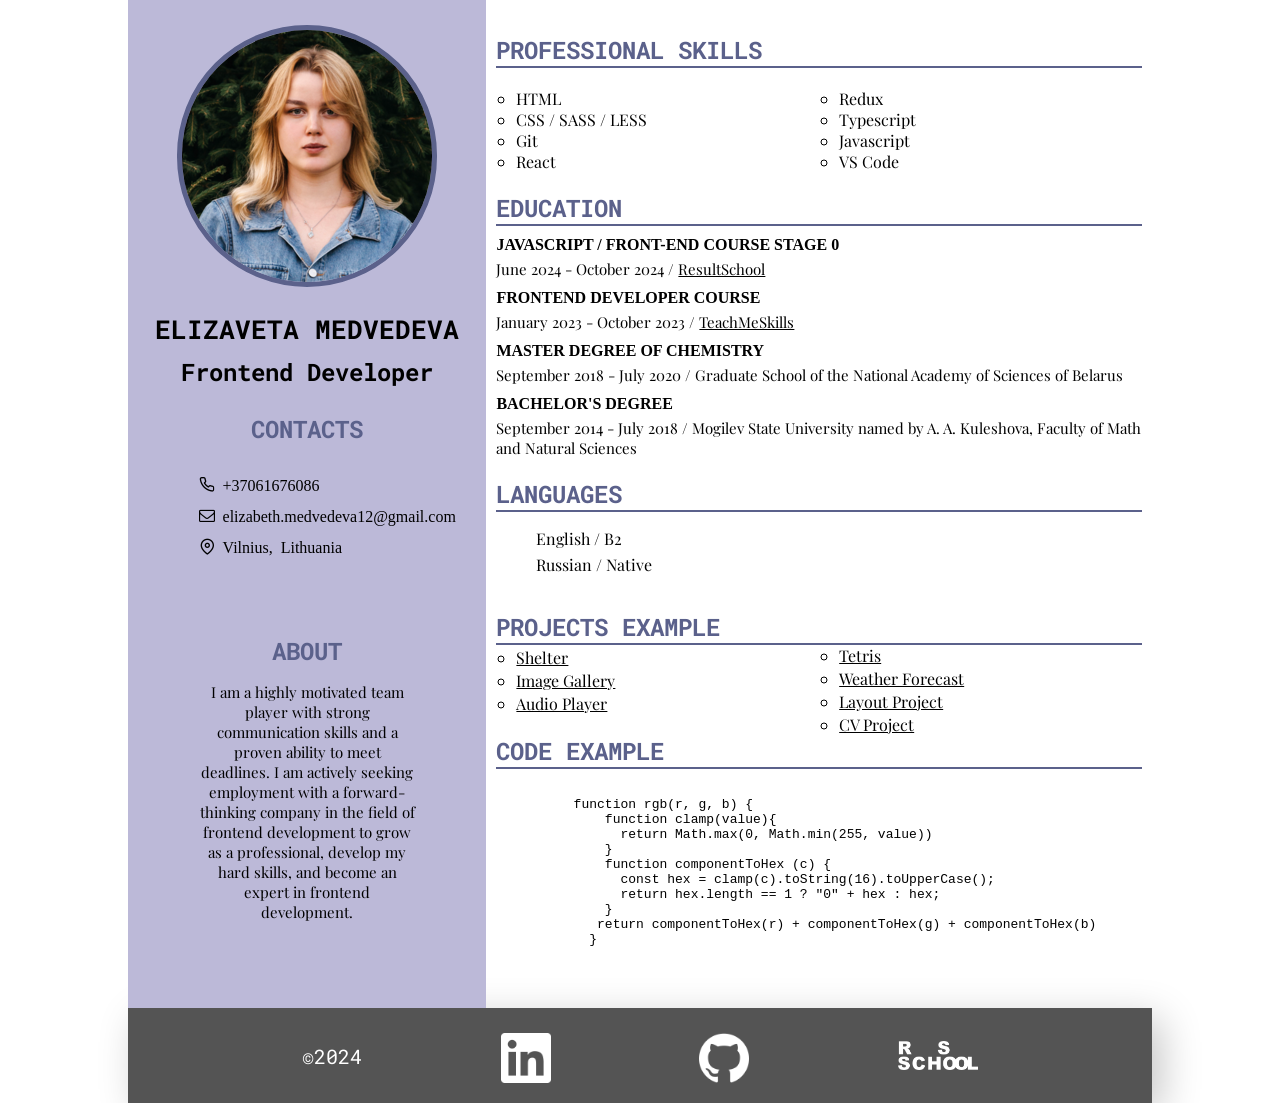
<file: index.html>
<!DOCTYPE html>
<html lang="en">

<head>
    <meta charset="UTF-8">
    <meta name="viewport" content="width=device-width, initial-scale=1.0">
    <title>Medvedeva Elizaveta CV</title>
    <link rel="stylesheet" href="./icons/style.css">
    <link rel="stylesheet" href="./reset.css">
    <link rel="stylesheet" href="./styles.css">
</head>

<body>
    <div class="mainContainer">
        <div class="infoContainer">
            <header class="header">
                <img class="avatarPhoto" src="./assets/Elizaveta_Medvedeva_Photo_cv.png" alt="cvPhoto">
                <h1>Elizaveta Medvedeva</h1>
                <h2>Frontend Developer</h2>
            </header>
            <main>
                <div class="contactsDiv">
                    <h2>contacts</h2>
                    <ul>
                        <li class="icon-phone">
                            +37061676086
                        </li>
                        <li class="icon-envelope-o">
                            elizabeth.medvedeva12@gmail.com
                        </li>
                        <li class="icon-map-pin">
                            Vilnius, Lithuania
                        </li>
                    </ul>
                </div>
                <div class="about">
                    <h2>about</h2>
                    <p>I am a highly motivated team player with strong communication skills and a proven ability to meet
                        deadlines. I am actively seeking employment with a forward-thinking company in the field of
                        frontend development to grow as a professional, develop my hard skills, and become an expert in
                        frontend development.</p>
                </div>
            </main>
        </div>
        <div class="detailsContainer">
            <div class="professionalSkillsDiv">
                <h2>PROFESSIONAL SKILLS</h2>
                <ul class="skills-ul">
                    <li>HTML</li>
                    <li>CSS / SASS / LESS</li>
                    <li>Git</li>
                    <li>React</li>
                    <li>Redux</li>
                    <li>Typescript</li>
                    <li>Javascript</li>
                    <li>VS Code</li>
                </ul>
            </div>
            <div class="educationDiv">
                <h2>EDUCATION</h2>
                <div class="education">
                    <h4>
                        JAVASCRIPT / FRONT-END COURSE STAGE 0
                    </h4>
                    <p>June 2024 - October 2024 / <a
                            href="https://drive.google.com/file/d/1dHXu-fUf4SfY-W4geaYtM2AQ-9IUyl5h/view?usp=sharing"
                            target="_blank">ResultSchool</a>
                    </p>
                </div>
                <div class="education">
                    <h4>
                        FRONTEND DEVELOPER COURSE
                    </h4>
                    <p>January 2023 - October 2023 / <a
                            href="https://drive.google.com/file/d/1_c3E5TK_Ytn4c72AAp9HbnR88l9CAwwP/view?usp=sharing"
                            target="_blank">TeachMeSkills</a>
                    </p>
                </div>
                <div class="education">
                    <h4>
                        MASTER DEGREE OF CHEMISTRY
                    </h4>
                    <p>September 2018 - July 2020 / Graduate School of the National Academy of Sciences of Belarus</p>
                </div>
                <div class="education">
                    <h4>
                        BACHELOR'S DEGREE
                    </h4>
                    <p>September 2014 - July 2018 /
                        Mogilev State University named by A. A. Kuleshova, Faculty of Math and Natural Sciences
                    </p>
                </div>
            </div>
            <div class="languages">
                <h2>LANGUAGES</h2>
                <ul>
                    <li>English / B2</li>
                    <li>Russian / Native</li>
                </ul>
            </div>
            <div class="finishedProjectDiv">
                <h2>projects example</h2>
                <ul class="projects-ul">
                    <li>
                        <a href="https://rolling-scopes-school.github.io/elizabethmedvedeva-JSFEPRESCHOOL2024Q2/shelter/"
                            target="_blank">Shelter</a>
                    </li>
                    <li>
                        <a href="https://rolling-scopes-school.github.io/elizabethmedvedeva-JSFEPRESCHOOL2024Q2/image-gallery/"
                            target="_blank"> Image Gallery
                        </a>
                    </li>
                    <li>
                        <a href="https://rolling-scopes-school.github.io/elizabethmedvedeva-JSFEPRESCHOOL2024Q2/audio-player/"
                            target="_blank"> Audio Player
                        </a>
                    </li>
                    <li>
                        <a href="https://rolling-scopes-school.github.io/elizabethmedvedeva-JSFEPRESCHOOL2024Q2/random-game/"
                            target="_blank"> Tetris</a>
                    </li>
                    <li>
                        <a href="https://elizabethmedvedeva.github.io/weather_forecast/" target="_blank">Weather
                            Forecast</a>
                    </li>
                    <li>
                        <a href="https://elizabethmedvedeva.github.io/mogo-project/dist/index.html"
                            target="_blank">Layout Project</a>
                    </li>
                    <li>
                        <a href="https://elizabethmedvedeva.github.io/cv_medvedeva/" target="_blank">CV Project</a>
                    </li>
                </ul>
            </div>
            <div class="codeExampleDiv">
                <h2>code example</h2>
                <pre>
                    <code>
                        function rgb(r, g, b) {
                            function clamp(value){
                              return Math.max(0, Math.min(255, value))
                            }
                            function componentToHex (c) {
                              const hex = clamp(c).toString(16).toUpperCase();
                              return hex.length == 1 ? "0" + hex : hex;
                            }
                           return componentToHex(r) + componentToHex(g) + componentToHex(b)
                          }</code>
                </pre>
            </div>
        </div>
    </div>
    <footer class="footerDiv">
        <div class="footerLinks">
            <p class="footerLinks">&copy;2024</p>
        </div>
        <div class="footerLinks">
            <a href="https://www.linkedin.com/in/elizabeth-medvedeva12/" target="_blank">
                <img src="assets/linkidin_logo.png" alt="linkidin_logo">
            </a>
        </div>
        <div class="footerLinks">
            <a href="https://github.com/ElizabethMedvedeva" target="_blank">
                <img src="assets/github_logo.png" alt="github_logo">
            </a>
        </div>
        <div class="rsschoolLogo">
            <a class="rsschoolLogo" href="https://rs.school/courses/javascript-ru" target="_blank">
                <img class="rsschoolLogo" src="assets/rsschool_logo.png" alt="rsLogo">
            </a>
        </div>
    </footer>
</body>

</html>
</file>
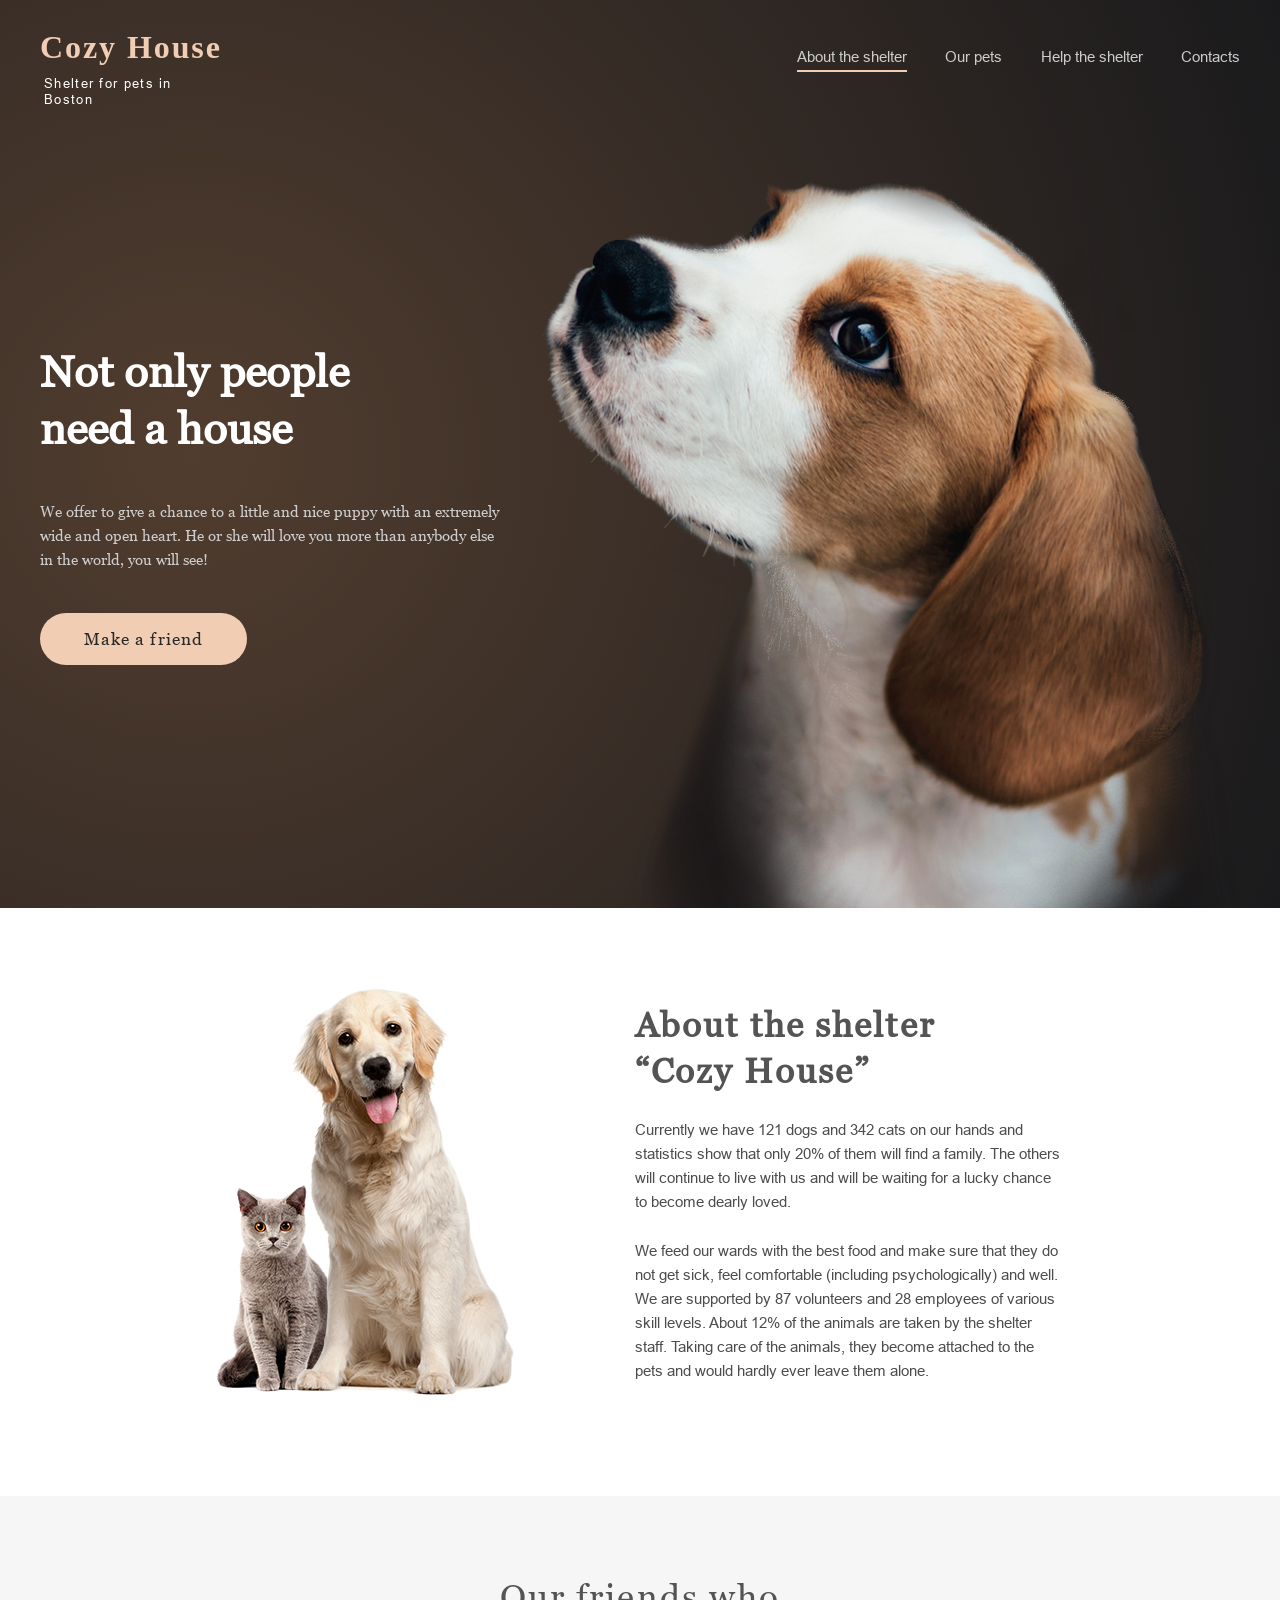
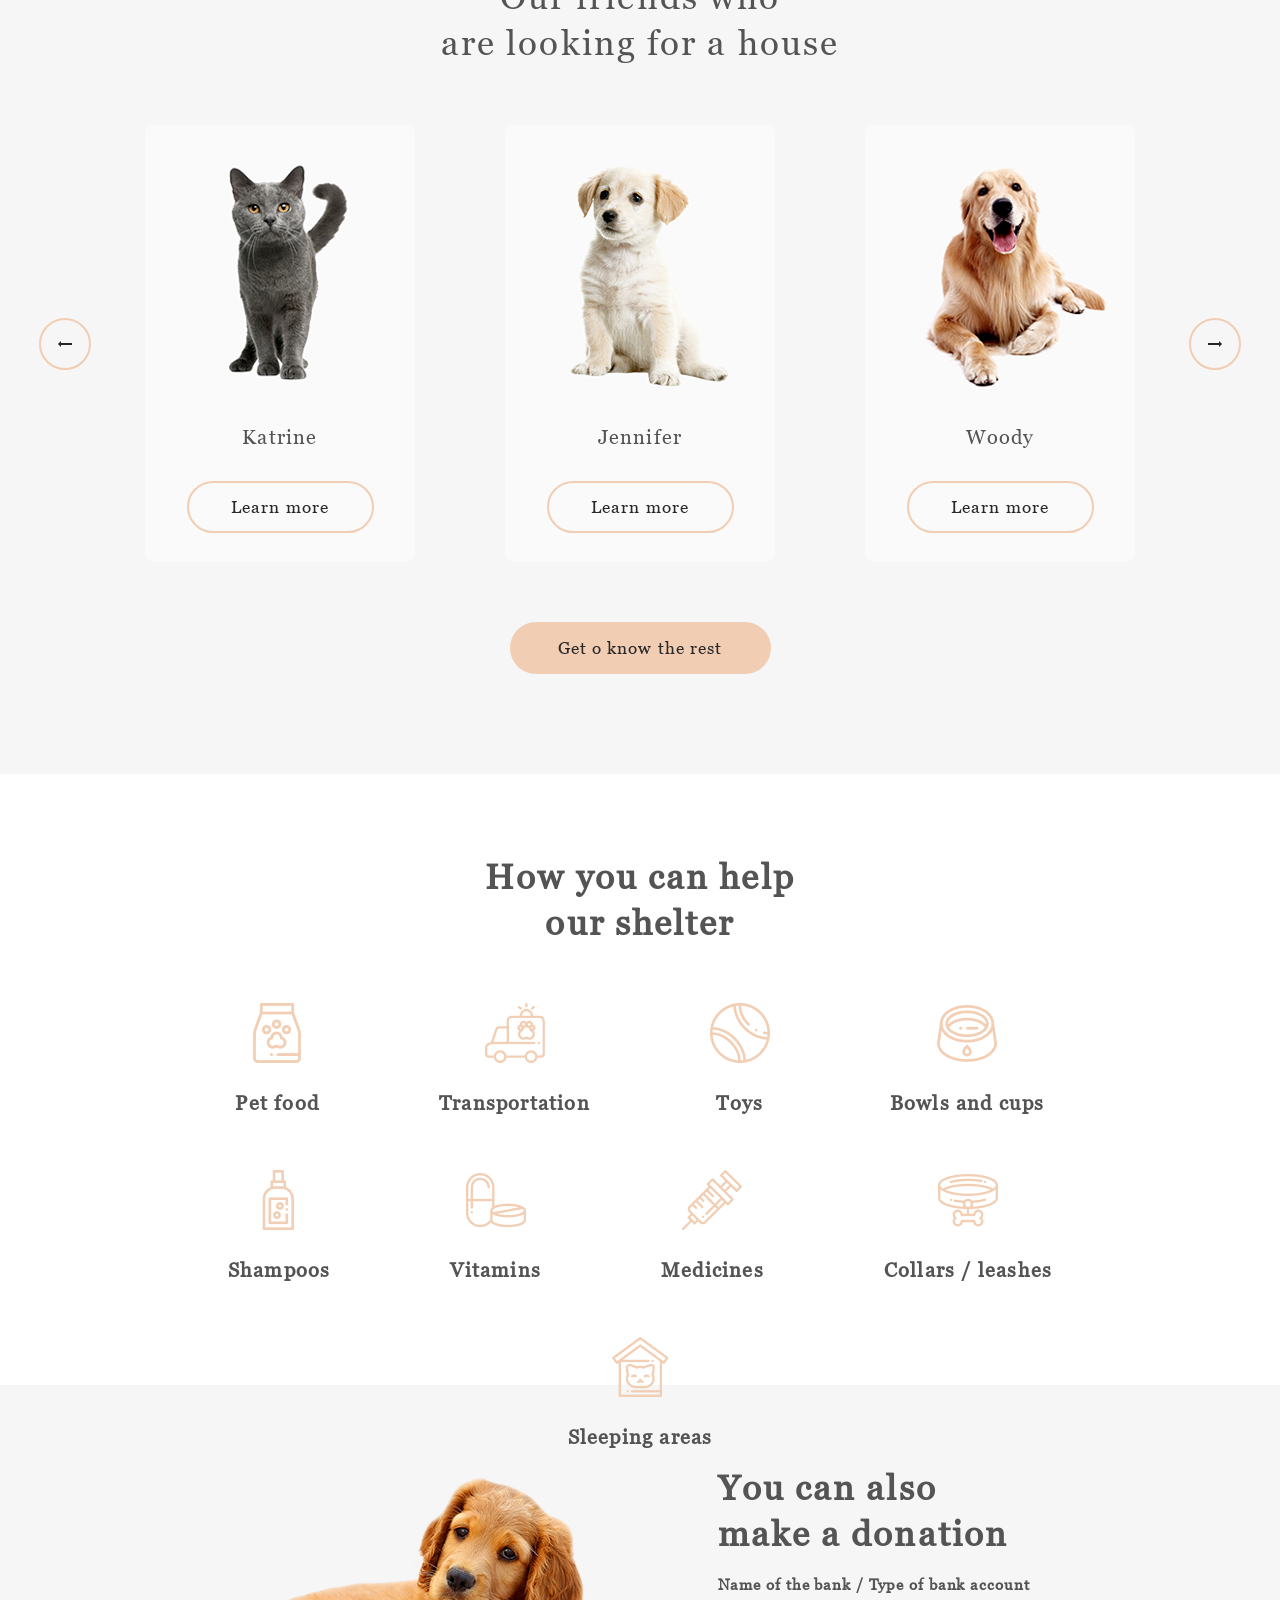
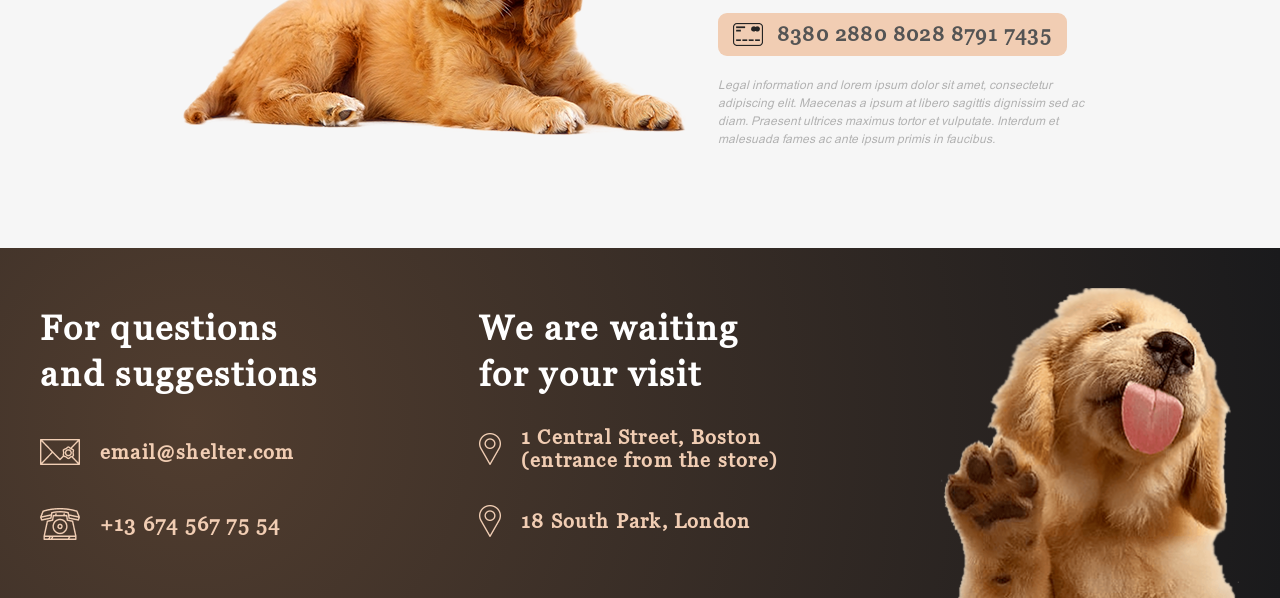
<file: shelter/index.html>
<!DOCTYPE html>
<html lang="en">

<head>
    <meta charset='utf-8'>
    <meta http-equiv='X-UA-Compatible' content='IE=edge'>
    <title>Shelter</title>
    <meta name='viewport' content='width=device-width, initial-scale=1'>
    <link rel='icon' type="image/png" href="./assets/sleeping_areas.png">
    <link rel="stylesheet" href="reset.css">
    <link rel='stylesheet' href="styles.css">
</head>

<body>
    <main class="main">
        <div class="gradient_container">
            <header>
                <div class="header_container">
                    <div class="header_logo">
                        <a href="">
                            <h1>Cozy House</h1>
                            <p>Shelter for pets in Boston</p>
                        </a>
                    </div>
                    <div class="header_navigation">
                        <nav class="header_nav">
                            <ul class="header_list">
                                <li><a class="active" href="#about">About the shelter</a></li>
                                <li><a href="pets.html#ourPets">Our pets</a></li>
                                <li><a href="#help">Help the shelter</a></li>
                                <li><a href="#contacts">Contacts</a></li>
                            </ul>
                        </nav>
                    </div>
                </div>
            </header>
            <section class="notOnly" id="about">
                <div class="notOnly_container">
                    <div class="notOnly_info">
                        <h2>Not only people need a house</h2>
                        <p>We offer to give a chance to a little and nice puppy with an extremely wide and open heart.
                            He or she will love you more than anybody else in the world, you will see!</p>
                        <a href="#ourPets" class="notOnly_btn">Make a friend</a>
                    </div>
                    <div class="notOnly_img">
                        <img src="assets/header_puppy.png" alt="header_puppy">
                    </div>
                </div>
            </section>
        </div>
        <section class="about">
            <div class="about_container">
                <div class="about_img">
                    <img src="assets/dog_cat.png" alt="dog_cat">
                </div>
                <div class="about_info">
                    <div class="about_header">
                        <h3>About the shelter “Cozy House”</h3>
                    </div>
                    <p>Currently we have 121 dogs and 342 cats on our hands and statistics show that only 20% of them
                        will find a family. The others will continue to live with us and will be waiting for a lucky
                        chance to become dearly loved.</p>
                    <p>We feed our wards with the best food and make sure that they do not get sick, feel comfortable
                        (including psychologically) and well. We are supported by 87 volunteers and 28 employees of
                        various skill levels. About 12% of the animals are taken by the shelter staff. Taking care of
                        the animals, they become attached to the pets and would hardly ever leave them alone.
                    </p>
                </div>
            </div>
        </section>
        <section class="ourFriends" id="ourPets">
            <div class="ourFriends_container">
                <div class="ourFriends_header">
                    <h3>Our friends who <br>are looking for a house</h3>
                </div>
                <div class="ourFriends_main">
                    <div>
                        <button class="ourFriends_arrow">
                            <img src="./assets/arrow.png" alt="arrow">
                        </button>
                    </div>
                    <div class="pet_cards">
                        <div class="pet_card main">
                            <div class="pet_card_photo">
                                <img src="assets/katrine_cat.png" alt="katrine_cat">
                            </div>
                            <div class="pet_card_name">
                                <p>Katrine</p>
                            </div>
                            <div class="pet_card_btn">
                                <button class="pet_btn">Learn more</button>
                            </div>
                        </div>
                        <div class="pet_card main">
                            <div class="pet_card_photo">
                                <img src="assets/jennifer_dog.png" alt="jennifer_dog">
                            </div>
                            <div class="pet_card_name">
                                <p>Jennifer</p>
                            </div>
                            <div class="pet_card_btn">
                                <button class="pet_btn">Learn more</button>
                            </div>
                        </div>
                        <div class="pet_card main">
                            <div class="pet_card_photo">
                                <img src="assets/woody_dog.png" alt="woody_dog">
                            </div>
                            <div class="pet_card_name">
                                <p>Woody</p>
                            </div>
                            <div class="pet_card_btn">
                                <button class="pet_btn">Learn more</button>
                            </div>
                        </div>
                    </div>
                    <div><button class="ourFriends_arrow rotate">
                            <img src="./assets/arrow.png" alt="arrow">
                        </button></div>
                </div>
                <div class="ourFriends_btn">
                    <a href="pets.html" class="getToKnow">Get o know the rest</a>
                </div>
            </div>
        </section>
        <section class="help" id="help">
            <div class="help_container">
                <div class="help_header">
                    <h3>How you can help our shelter</h3>
                </div>
                <div class="help_cards">
                    <div class="help_card a">
                        <img src="assets/pet_food.png" alt="food">
                        <h4>Pet food</h4>
                    </div>
                    <div class="help_card b">
                        <img src="assets/transport.png" alt="transportation">
                        <h4>Transportation</h4>
                    </div>
                    <div class="help_card c">
                        <img src="assets/toys.png" alt="toys">
                        <h4>Toys</h4>
                    </div>
                    <div class="help_card d">
                        <img src="assets/bowls.png" alt="bowls">
                        <h4>Bowls and cups</h4>
                    </div>
                    <div class="help_card e">
                        <img src="assets/shampoos.png" alt="shampoos">
                        <h4>Shampoos</h4>
                    </div>
                    <div class="help_card f">
                        <img src="assets/vitamins.png" alt="vitamins">
                        <h4>Vitamins</h4>
                    </div>
                    <div class="help_card g">
                        <img src="assets/medicines.png" alt="medicines">
                        <h4>Medicines</h4>
                    </div>
                    <div class="help_card h">
                        <img src="assets/collars.png" alt="collars">
                        <h4>Collars / leashes</h4>
                    </div>
                    <div class="help_card i">
                        <img src="assets/sleeping_areas.png" alt="sleeping">
                        <h4>Sleeping areas</h4>
                    </div>
                </div>
            </div>
        </section>
        <section class="inAddition">
            <div class="inAddition_container">
                <div class="inAddition_img">
                    <img src="assets/puppy.png" alt="dog_cat">
                </div>
                <div class="inAddition__info">
                    <h3>You can also <br> make a donation</h3>
                    <h5>Name of the bank / Type of bank account</h5>
                    <div class="inAddition_bank">
                        <a class="payment" href="">
                            <div class="payment_link"><img src="assets/card.png" alt="card">
                                <h4>8380 2880 8028 8791 7435</h4>
                            </div>
                        </a>
                    </div>
                    <p>Legal information and lorem ipsum dolor sit amet, consectetur adipiscing elit. Maecenas a ipsum
                        at libero sagittis dignissim sed ac diam. Praesent ultrices maximus tortor et vulputate.
                        Interdum et malesuada fames ac ante ipsum primis in faucibus.</p>
                </div>
            </div>
        </section>
    </main>
    <footer>
        <div class="footer_container" id="contacts">
            <div class="footer_wrapper">
                <div class="footer_info">
                    <div class="footer_questions">
                        <h3>For questions and suggestions</h3>
                        <ul>
                            <li>
                                <a href="https://mail.google.com" target="_blank">
                                    <div class="footer_link_questions">
                                        <img src="assets/mail.png" alt="mail">
                                        <h5>email@shelter.com</h5>
                                    </div>
                                </a>
                            </li>
                            <li>
                                <a href="tel:+136745677554">
                                    <div class="footer_link_questions">
                                        <img src="assets/phone.png" alt="phone">
                                        <h5>+13 674 567 75 54</h5>
                                    </div>
                                </a>
                            </li>
                        </ul>
                    </div>
                    <div class="footer_locations">
                        <h3>We are waiting for your visit</h3>
                        <ul>
                            <li>
                                <a href="https://www.google.com/maps/search/1+Central+Street,+Boston/@42.331191,-71.0713272,19614m/data=!3m1!1e3?entry=ttu"
                                    target="_blank">
                                    <div class="footer_link_location"><img src="assets/locations.png" alt="location">
                                        <h5>1 Central Street, Boston (entrance from the store) </h5>
                                    </div>
                                </a>
                            </li>
                            <li>
                                <a href="https://www.google.com/maps/place/8+S+Park+Rd,+London+SW19+8ST,+UK/@51.4207702,-0.2050947,605m/data=!3m2!1e3!4b1!4m6!3m5!1s0x487608b083e575e5:0x3e1878ce2406436c!8m2!3d51.4207669!4d-0.2025198!16s%2Fg%2F11c1z2cls7?entry=ttu"
                                    target="_blank">
                                    <div class="footer_link_location"><img src="assets/locations.png" alt="mail">
                                        <h5>18 South Park, London</h5>
                                    </div>
                                </a>
                            </li>
                        </ul>
                    </div>
                </div>
                <div class="footer_dog">
                    <img src="assets/footer_puppy.png" alt="footer_puppy">
                </div>
            </div>

        </div>
    </footer>
    <script src="script.js"></script>
</body>

</html>
</file>
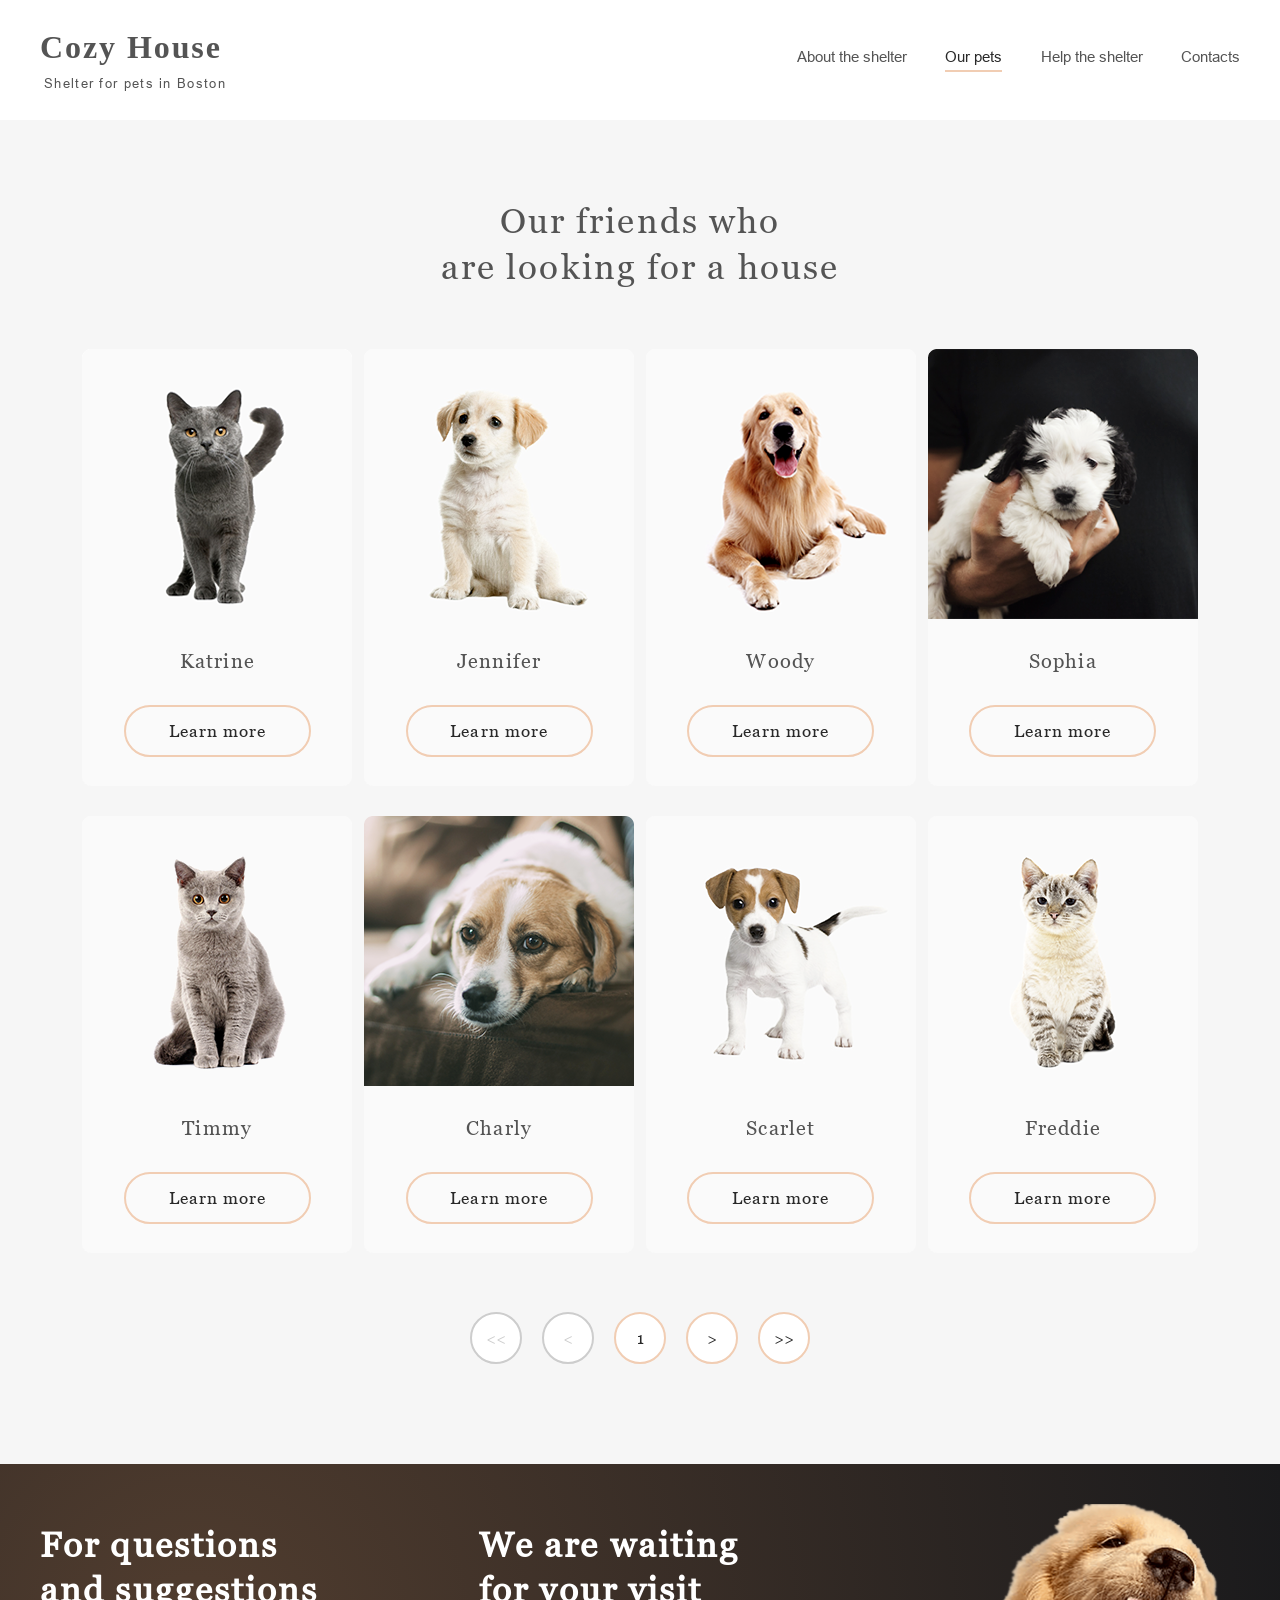
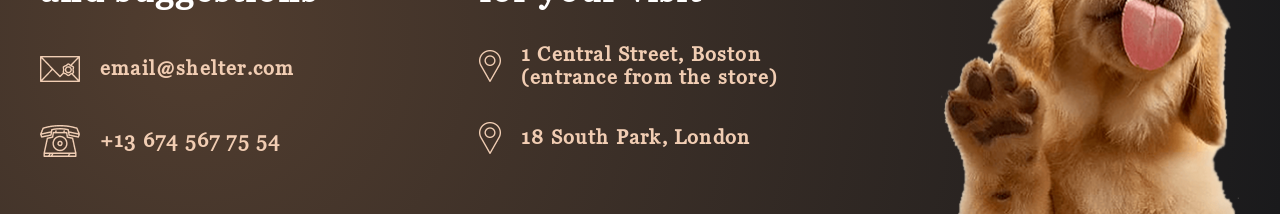
<file: shelter/pets.html>
<!DOCTYPE html>
<html lang="en">

<head>
    <meta charset='utf-8'>
    <meta http-equiv='X-UA-Compatible' content='IE=edge'>
    <title>Shelter</title>
    <meta name='viewport' content='width=device-width, initial-scale=1'>
    <link rel='icon' type="image/png" href="./assets/sleeping_areas.png">
    <link rel="stylesheet" href="reset.css">
    <link rel='stylesheet' href="styles.css">
</head>

<body>
    <main class="main">
        <div class="pets_container">
            <header>
                <div class="header_container pets">
                    <div class="header_logo pets">
                        <a href="index.html">
                            <h1>Cozy House</h1>
                            <p>Shelter for pets in Boston</p>
                        </a>
                    </div>
                    <div class="header_navigation">
                        <nav class="header_nav">
                            <ul class="header_list pets">
                                <li><a href="index.html#about">About the shelter</a></li>
                                <li><a class="active" href="#ourPets">Our pets</a></li>
                                <li><a href="index.html#help">Help the shelter</a></li>
                                <li><a href="#contacts">Contacts</a></li>
                            </ul>
                        </nav>
                    </div>
                </div>
            </header>
            <section class="ourFriends pets" id="ourPets">
                <div class="ourFriends_wrapper">
                    <div class="ourFriends_container pets">
                        <div class="ourFriends_header pets">
                            <h3>Our friends who <br>are looking for a house</h3>
                        </div>
                        <div class="ourFriends_main pets">
                            <div class="pet_cardsSet pets">
                                <div class="cards">
                                    <div class="pet_card pets">
                                        <div class="pet_card_photo">
                                            <img src="assets/katrine_cat.png" alt="katrine_cat">
                                        </div>
                                        <div class="pet_card_name">
                                            <p>Katrine</p>
                                        </div>
                                        <div class="pet_card_btn">
                                            <button class="pet_btn">Learn more</button>
                                        </div>
                                    </div>
                                    <div class="pet_card pets">
                                        <div class="pet_card_photo">
                                            <img src="assets/jennifer_dog.png" alt="jennifer_dog">
                                        </div>
                                        <div class="pet_card_name">
                                            <p>Jennifer</p>
                                        </div>
                                        <div class="pet_card_btn">
                                            <button class="pet_btn">Learn more</button>
                                        </div>
                                    </div>
                                    <div class="pet_card pets">
                                        <div class="pet_card_photo">
                                            <img src="assets/woody_dog.png" alt="woody_dog">
                                        </div>
                                        <div class="pet_card_name">
                                            <p>Woody</p>
                                        </div>
                                        <div class="pet_card_btn">
                                            <button class="pet_btn">Learn more</button>
                                        </div>
                                    </div>
                                    <div class="pet_card pets">
                                        <div class="pet_card_photo">
                                            <img src="assets/sophia.png" alt="sophia_dog">
                                        </div>
                                        <div class="pet_card_name">
                                            <p>Sophia</p>
                                        </div>
                                        <div class="pet_card_btn">
                                            <button class="pet_btn">Learn more</button>
                                        </div>
                                    </div>
                                    <div class="pet_card pets">
                                        <div class="pet_card_photo">
                                            <img src="assets/timmy.png" alt="timmy">
                                        </div>
                                        <div class="pet_card_name">
                                            <p>Timmy</p>
                                        </div>
                                        <div class="pet_card_btn">
                                            <button class="pet_btn">Learn more</button>
                                        </div>
                                    </div>
                                    <div class="pet_card pets">
                                        <div class="pet_card_photo">
                                            <img src="assets/charly.png" alt="charly">
                                        </div>
                                        <div class="pet_card_name">
                                            <p>Charly</p>
                                        </div>
                                        <div class="pet_card_btn">
                                            <button class="pet_btn">Learn more</button>
                                        </div>
                                    </div>
                                    <div class="pet_card pets">
                                        <div class="pet_card_photo">
                                            <img src="assets/scarlet.png" alt="scarlet">
                                        </div>
                                        <div class="pet_card_name">
                                            <p>Scarlet</p>
                                        </div>
                                        <div class="pet_card_btn">
                                            <button class="pet_btn">Learn more</button>
                                        </div>
                                    </div>
                                    <div class="pet_card pets">
                                        <div class="pet_card_photo">
                                            <img src="assets/freddie.png" alt="freddie">
                                        </div>
                                        <div class="pet_card_name">
                                            <p>Freddie</p>
                                        </div>
                                        <div class="pet_card_btn">
                                            <button class="pet_btn">Learn more</button>
                                        </div>
                                    </div>
                                </div>
                            </div>
                        </div>
                        <div class="pets_btn">
                            <button class="round_btn inactive">&lt;&lt;
                            </button>
                            <button class="round_btn inactive">
                                &lt;
                            </button>
                            <button class="round_btn">1</button>
                            <button class="round_btn active"> &gt;</button>
                            <button class="round_btn active"> &gt;&gt;</button>
                        </div>
                    </div>
                </div>
            </section>
        </div>
    </main>
    <footer>
        <div class="footer_container" id="contacts">
            <div class="footer_wrapper">
                <div class="footer_info">
                    <div class="footer_questions">
                        <h3>For questions and suggestions</h3>
                        <ul>
                            <li>
                                <a href="https://mail.google.com" target="_blank">
                                    <div class="footer_link_questions">
                                        <img src="assets/mail.png" alt="mail">
                                        <h5>email@shelter.com</h5>
                                    </div>
                                </a>
                            </li>
                            <li>
                                <a href="tel:+136745677554">
                                    <div class="footer_link_questions">
                                        <img src="assets/phone.png" alt="phone">
                                        <h5>+13 674 567 75 54</h5>
                                    </div>
                                </a>
                            </li>
                        </ul>
                    </div>
                    <div class="footer_locations">
                        <h3>We are waiting for your visit</h3>
                        <ul>
                            <li>
                                <a href="https://www.google.com/maps/search/1+Central+Street,+Boston/@42.331191,-71.0713272,19614m/data=!3m1!1e3?entry=ttu"
                                    target="_blank">
                                    <div class="footer_link_location"><img src="assets/locations.png" alt="location">
                                        <h5>1 Central Street, Boston (entrance from the store) </h5>
                                    </div>
                                </a>
                            </li>
                            <li>
                                <a href="https://www.google.com/maps/place/8+S+Park+Rd,+London+SW19+8ST,+UK/@51.4207702,-0.2050947,605m/data=!3m2!1e3!4b1!4m6!3m5!1s0x487608b083e575e5:0x3e1878ce2406436c!8m2!3d51.4207669!4d-0.2025198!16s%2Fg%2F11c1z2cls7?entry=ttu"
                                    target="_blank">
                                    <div class="footer_link_location"><img src="assets/locations.png" alt="mail">
                                        <h5>18 South Park, London</h5>
                                    </div>
                                </a>
                            </li>
                        </ul>
                    </div>
                </div>
                <div class="footer_dog">
                    <img src="assets/footer_puppy.png" alt="footer_puppy">
                </div>
            </div>

        </div>
    </footer>
    <script src="script.js"></script>
</body>

</html>
</file>
<file: icons/style.css>
@font-face {
    font-family: 'icomoon';
    src:  url('fonts/icomoon.eot?iivuga');
    src:  url('fonts/icomoon.eot?iivuga#iefix') format('embedded-opentype'),
      url('fonts/icomoon.ttf?iivuga') format('truetype'),
      url('fonts/icomoon.woff?iivuga') format('woff'),
      url('fonts/icomoon.svg?iivuga#icomoon') format('svg');
    font-weight: normal;
    font-style: normal;
    font-display: block;
  }
  
  [class^="icon-"], [class*=" icon-"] {
    /* use !important to prevent issues with browser extensions that change fonts */
    font-family: 'icomoon' !important;
    speak: never;
    font-style: normal;
    font-weight: normal;
    font-variant: normal;
    text-transform: none;
    line-height: 1;
  
    /* Better Font Rendering =========== */
    -webkit-font-smoothing: antialiased;
    -moz-osx-font-smoothing: grayscale;
  }
  
  .icon-linkedin:before {
    content: "\e904";
  }
  .icon-github:before {
    content: "\e901";
  }
  .icon-map-pin:before {
    content: "\e902";
  }
  .icon-phone:before {
    content: "\e903";
  }
  .icon-envelope-o:before {
    content: "\e900";
  }
</file>
<file: styles.css>
@import url("https://fonts.googleapis.com/css2?family=Roboto+Mono:wght@700&display=swap");
@import url("https://fonts.googleapis.com/css2?family=Playfair+Display:wght@500&family=Roboto+Mono:wght@700&display=swap");
.mainContainer {
  margin: 0 auto;
  display: flex;
  align-items: center;
  justify-content: space-around;
  width: 1024px;
}
.infoContainer {
  background-color: #bcb9d8;
  width: 35%;
  padding-bottom: 21px;
}
.avatarPhoto {
  border-radius: 150px;
  border: solid 5px #5b618b;
  margin: 25px 0;
}
.header {
  display: flex;
  flex-direction: column;
  align-items: center;
  margin-bottom: 15px;
  text-align: center;
}
.header h1 {
  font-family: "Roboto Mono", monospace;
  text-transform: uppercase;
  font-size: 26px;
}
.header h2 {
  margin: 10px 0;
  font-family: "Roboto Mono", monospace;
}
.contactsDiv {
  display: flex;
  flex-direction: column;
  align-items: center;
}
.contactsDiv h2 {
  color: #5b618b;
  text-transform: uppercase;
  font-family: "Roboto Mono", monospace;
}
.contactsDiv li {
  margin: 15px 0;
}
.about {
  display: flex;
  flex-direction: column;
  align-items: center;
  text-align: center;
  padding: 50px 0;
}
.about h2 {
  color: #5b618b;
  text-transform: uppercase;
  font-family: "Roboto Mono", monospace;
}
.about p {
  margin: 15px 0;
  width: 60%;
  font-family: "Playfair Display", serif;
  font-size: 15px;
}
.detailsContainer {
  display: flex;
  flex-direction: column;
  padding: 0px 10px;
  width: 65%;
}
.detailsContainer h2 {
  color: #5b618b;
  text-transform: uppercase;
  border-bottom: 2px solid #5b618b;
  font-family: "Roboto Mono", monospace;
}
.skills-ul,
.projects-ul {
  columns: 2;
  column-gap: 20px;
  list-style-type: circle;
  margin-left: 20px;
}
.professionalSkillsDiv {
  margin-bottom: 20px;
}
.professionalSkillsDiv h2 {
  margin-bottom: 20px;
}
.professionalSkillsDiv ul  {
    margin-left: 20px;
}
.professionalSkillsDiv li {
  font-family: "Playfair Display", serif;
}
.educationDiv {
  margin-bottom: 20px;
}
.education h4 {
  margin: 10px 0 5px 0;
}
.education a {
  color: #000000;
}
.education p {
  font-family: "Playfair Display", serif;
  font-size: 15px;
}
.languages {
  margin-bottom: 20px;
}
.languages li {
  margin: 5px 0;
  font-family: "Playfair Display", serif;
}
.finishedProjectDiv h2 {
  color: #5b618b;
  text-transform: uppercase;
  border-bottom: 2px solid #5b618b;
  font-family: "Roboto Mono", monospace;
}
.finishedProjectDiv ul {
    margin-left: 20px;
}
.finishedProjectDiv li {
  margin: 2px 0;
  font-family: "Playfair Display", serif;
}
.finishedProjectDiv a {
  color: #000000;
}
.codeExampleDiv pre {
  margin-left: -110px;
}
.footerDiv {
  display: flex;
  align-items: center;
  justify-content: space-evenly;
  background-color: #545454;
  padding: 25px;
  width: 1024px;
  margin: 0 auto;
  box-shadow: 10px 10px 40px -1px rgba(0, 0, 0, 0.23);
}
.footerLinks {
  max-height: 45px;
  width: auto;
}
.footerLinks a {
  text-decoration: none;
}
.footerLinks {
  height: 50px;
  width: 50px;
}
.footerLinks p {
  color: #ffffff;
  font-family: "Roboto Mono", monospace;
  font-size: 20px;
  text-align: center;
  margin-top: 10px;
}
.rsschoolLogo {
  width: 80px;
  height: auto;
  filter: invert(1);
}

@media screen and (max-width: 1024px) {
  .mainContainer {
    width: 900px;
  }
  .header h1 {
    font-size: 20px;
  }
  .header h2 {
    font-size: 18px;
  }
  .contactsDiv {
    margin: 0 10px;
  }
  .codeExampleDiv pre {
    margin-left: -150px;
  }
  .footerDiv {
    width: 900px;
  }
}
@media screen and (max-width: 900px) {
  .mainContainer {
    width: 750px;
  }
  .infoContainer {
    width: 40%;
  }
  .detailsContainer {
    width: 60%;
  }
  .contactsDiv ul {
    padding-inline-start: 10px;
  }
  .codeExampleDiv pre {
    font-size: smaller;
    margin-left: -160px;
  }
  .footerDiv {
    width: 750px;
  }
}
@media screen and (max-width: 720px) {
  .mainContainer {
    flex-direction: column;
    width: 100%;
  }
  .infoContainer {
    width: 100%;
  }
  .header h1 {
    font-size: 25px;
  }
  .header h2 {
    font-size: 22px;
  }
  .detailsContainer {
    width: 100%;
  }
  .codeExampleDiv pre {
    margin-left: -110px;
    font-size: medium;
  }
  .footerDiv {
    width: 100%;
  }
}
@media screen and (max-width: 610px) {
  .codeExampleDiv pre {
    margin-left: -112px;
    font-size: 12px;
  }
}
@media screen and (max-width: 560px) {
  .codeExampleDiv pre {
    margin-left: -168px;
    font-size: 12px;
  }
}
@media screen and (max-width: 505px) {
  .codeExampleDiv pre {
    margin-left: -150px;
    font-size: 10px;
  }
}
@media screen and (max-width: 430px) {
  .codeExampleDiv pre {
    margin-left: -112px;
    font-size: 7.5px;
  }
}
</file>
<file: shelter/styles.css>
@import url("./styles/variables.css");
@import url("./styles/header.css");
@import url("./styles/footer.css");
@import url("./styles/about.css");
@import url("./styles/notOnly.css");
@import url("./styles/ourFriends.css");
@import url("./styles/help.css");
@import url("./styles/inAddition.css");

html {
  scroll-behavior: smooth;
}
.main {
  margin: 0 auto;
  width: 100%;
}
.gradient_container {
  background: radial-gradient(circle at 15% center, #513d2f 0%, #1a1a1c 100%);
  display: flex;
  flex-direction: column;
  align-items: center;
  justify-content: center;
}
.pets_container {
background: var(--white);
display: grid;
place-items: center;
}
</file>
